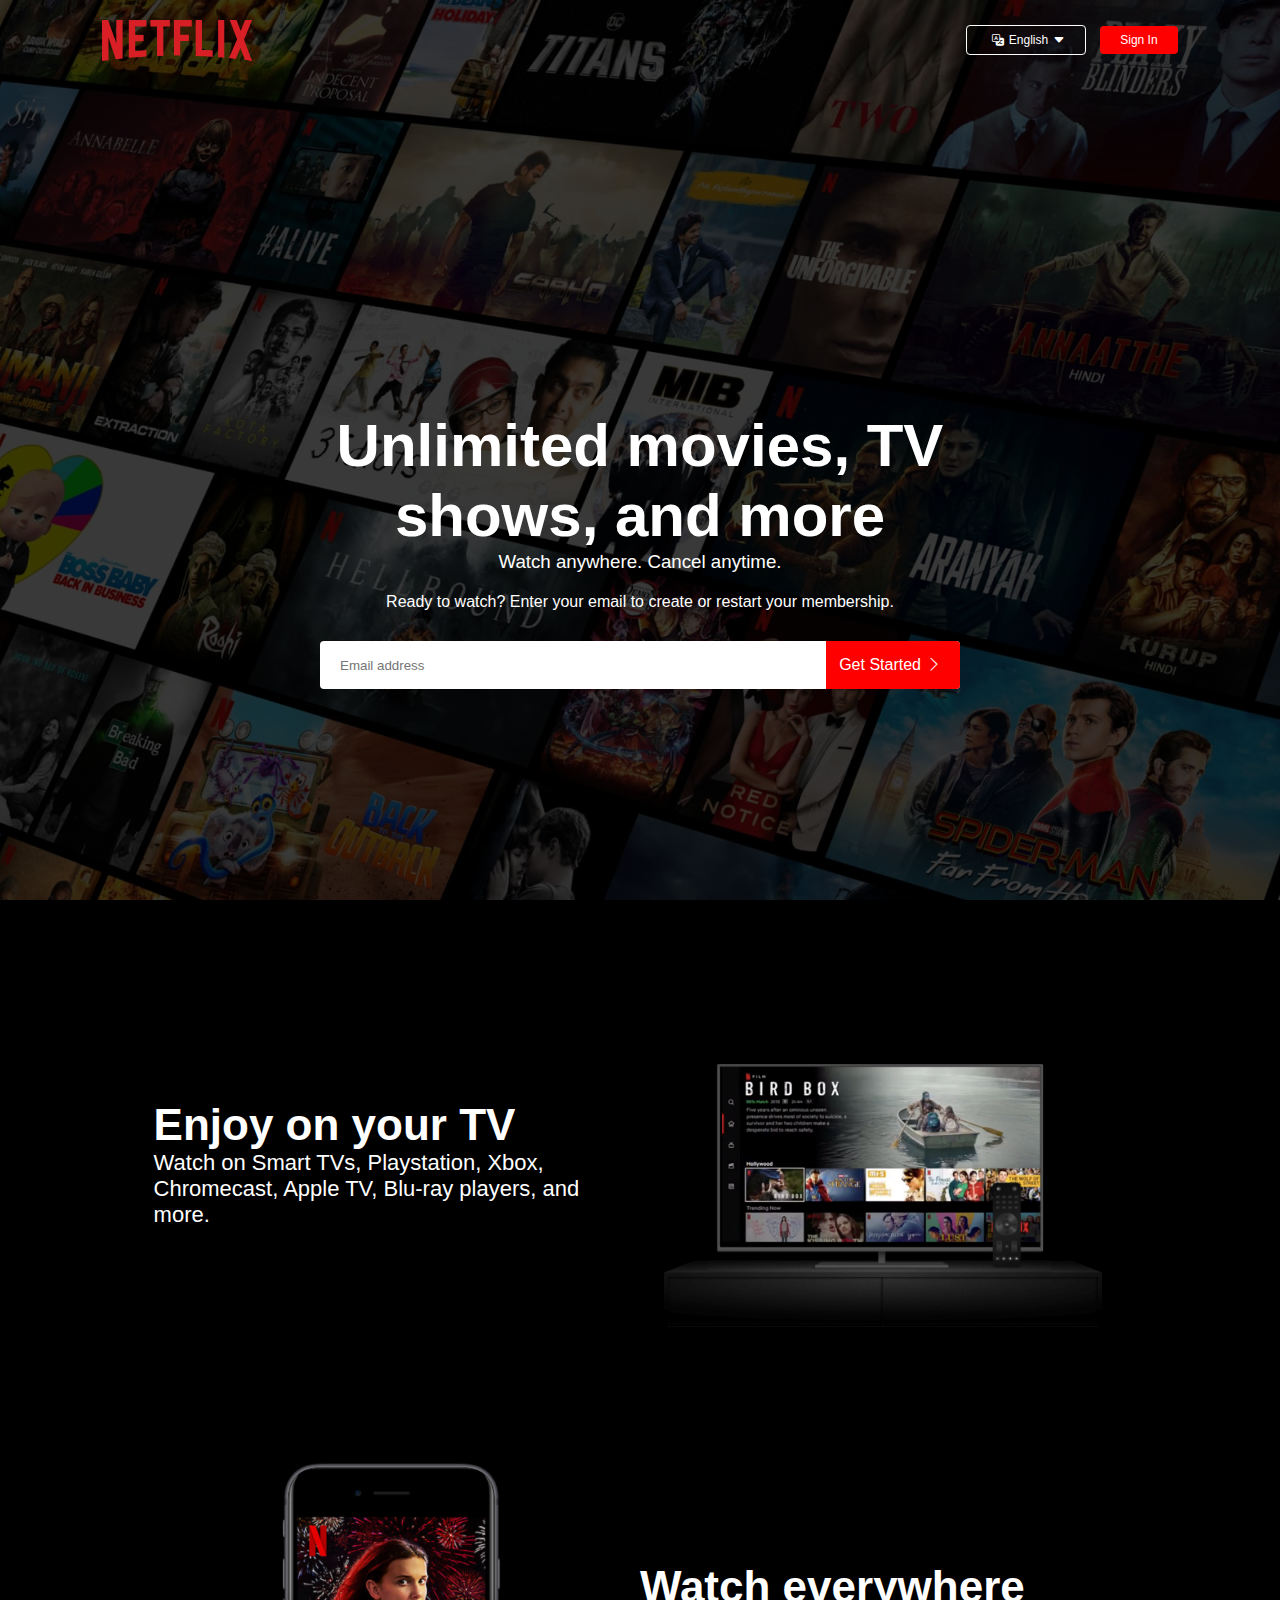
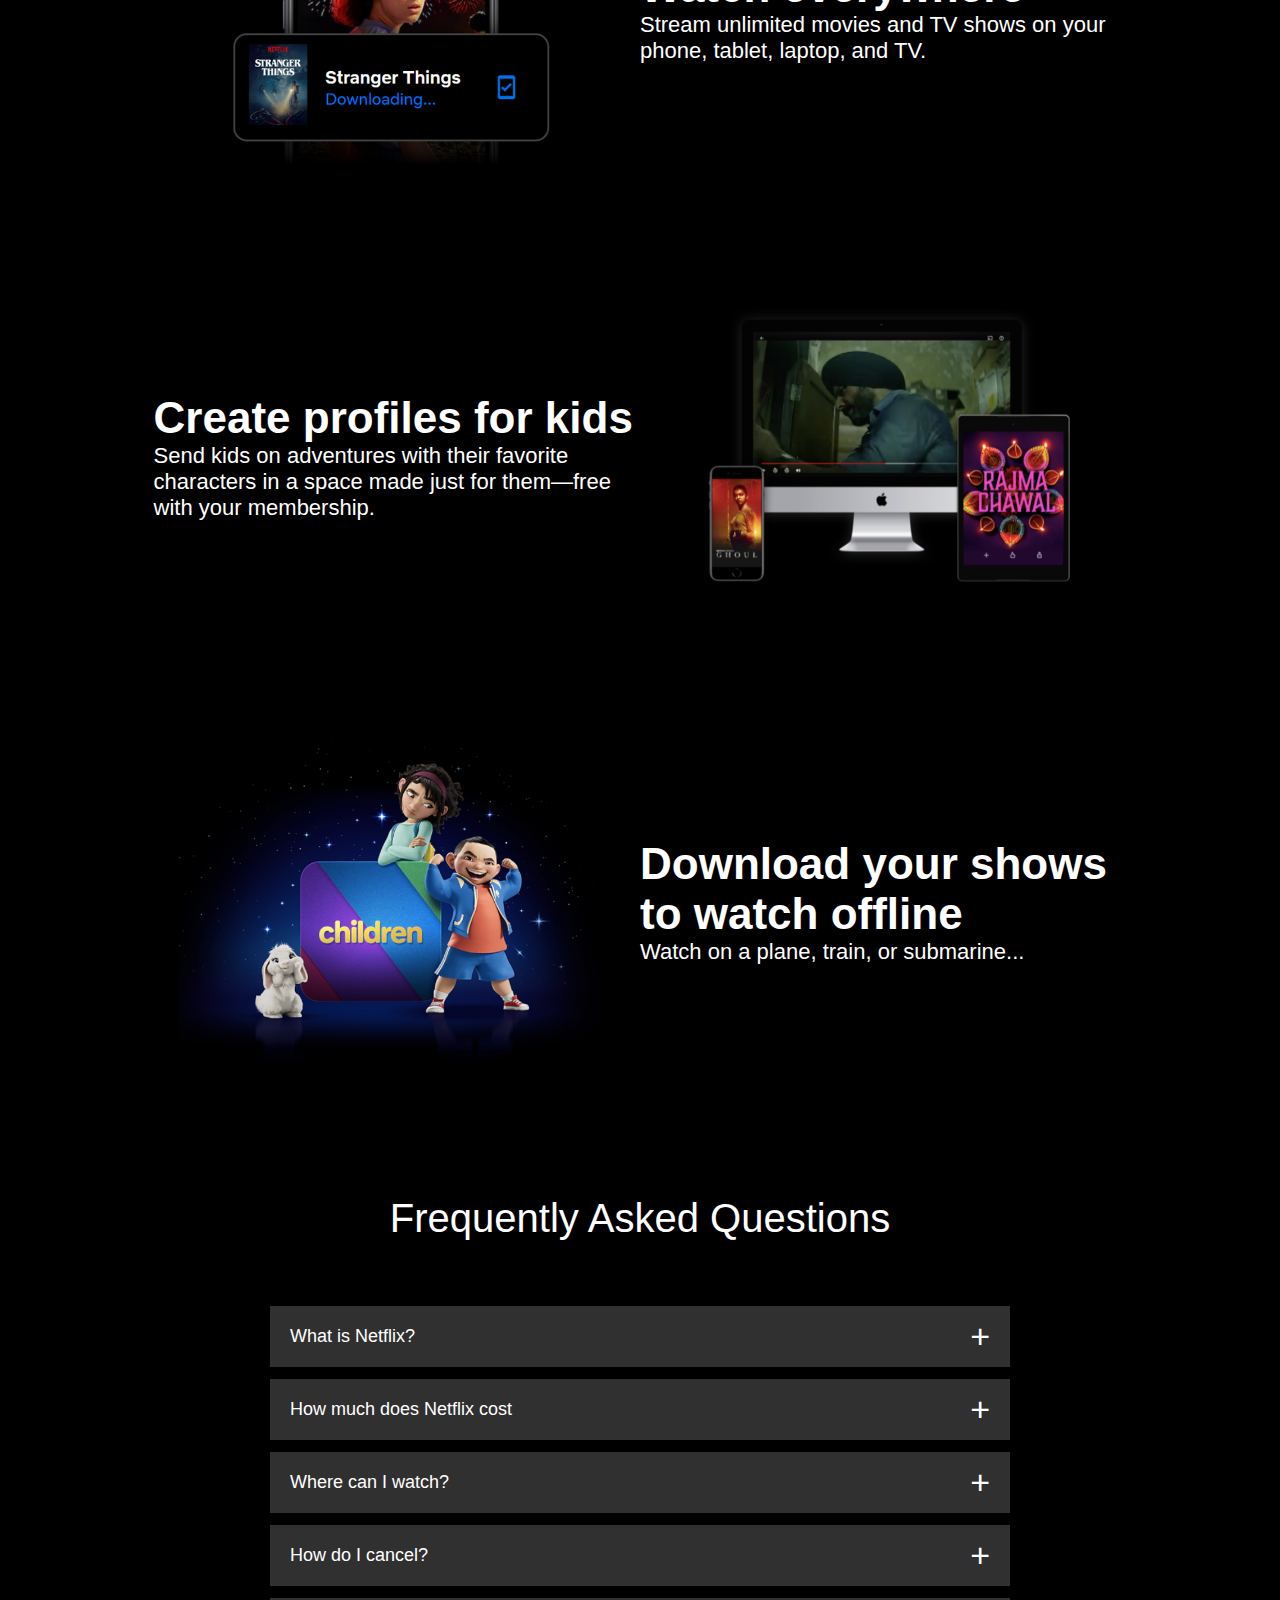
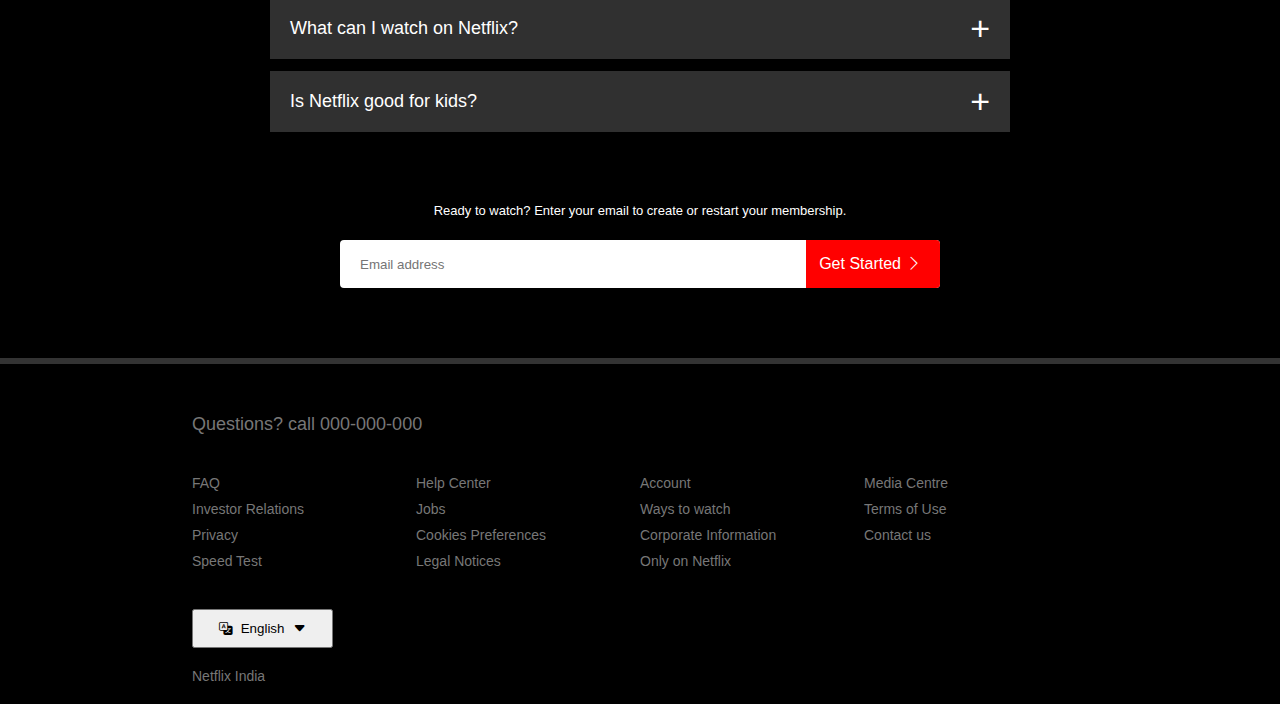
<file: index.html>
<!DOCTYPE html>
<html lang="en">
<head>
    <meta charset="UTF-8">
    <meta name="google-site-verification" content="DGUyyGK31I60EU6TqKvzjb_lUeiGl6ZlUnbmgxE9R6w" />
    <meta name="viewport" content="width=device-width, initial-scale=1.0">
    <link rel="icon" href="images/link.png" type="images">
    <title>Netflix-Watch TV Shows Online, Watch Movies Online</title>
    <link rel="stylesheet" href="style.css">
</head>
<body>
    <div class="header">
        <!-- nav-bar-start -->
        <nav>
            <img class="logo" src="images/logo.png" alt="logo">
            <div>
                <button class="button-1"><i class="bi bi-translate"></i>  English <i class="bi bi-caret-down-fill"></i></button>
                <button>Sign In</button>
            </div>
        </nav>
        <!-- nav-bar-end-->
        <div class="header-content">
        <h1>Unlimited movies, TV shows, and more</h1>
        <h3>Watch anywhere. Cancel anytime.</h3>
        <p>Ready to watch? Enter your email to create or restart your membership.</p>
        <form class="email-signup">
        <input type="email" placeholder="Email address">
        <button type="submit">Get Started<i class="bi bi-chevron-right"></i></button>
        </form>
        </div>
    </div>
    <div class="features">
        <div class="row">
            <div class="text-col">
                <h1>Enjoy on your TV</h1>
                <p>Watch on Smart TVs, Playstation, Xbox, Chromecast, Apple TV, Blu-ray players, and more.</p>
            </div>
            <div class="img-col">
                <img src="images/feature-1.png" alt="">
            </div>

        </div>
        <div class="row">
            <div class="img-col">
                <img src="images/feature-2.png" alt="">
            </div>
            <div class="text-col">
                <h1>Watch everywhere</h1>
                <p>Stream unlimited movies and TV shows on your phone, tablet, laptop, and TV.</p>
            </div>
           

        </div>
        <div class="row">
            <div class="text-col">
                <h1>Create profiles for kids</h1>
                <p>Send kids on adventures with their favorite characters in a space made just for them—free with your membership.</p>
            </div>
            <div class="img-col">
                <img src="images/feature-3.png" alt="">
            </div>

        </div>
        <div class="row">
            <div class="img-col">
                <img src="images/feature-4.png" alt="">
            </div>
            <div class="text-col">
                <h1>Download your shows to watch offline</h1>
                <p>Watch on a plane, train, or submarine...</p>
            </div>
            

        </div>
            
    </div>


<div class="faq">
    <h2>Frequently Asked Questions</h2>
    <ul class="accordion">
        <li>
            <input type="radio" name="accordion" id="first">
            <label for="first">What is Netflix?</label>
            <div class="content">
                <p>Netflix is a streaming service that offers a wide variety of award-winning TV shows, movies, anime, documentaries, and more on thousands of internet-connected devices.

                    You can watch as much as you want, whenever you want – all for one low monthly price. There's always something new to discover and new TV shows and movies are added every week!</p>
            </div>
        </li>
        <li>
            <input type="radio" name="accordion" id="second">
            <label for="second">How much does Netflix cost</label>
            <div class="content">
                <p>Watch Netflix on your smartphone, tablet, Smart TV, laptop, or streaming device, all for one fixed monthly fee. Plans range from $6.99 to $22.99 a month (pre-tax). No extra costs, no contracts.</p>
            </div>
        </li>
        <li>
            <input type="radio" name="accordion" id="third">
            <label for="third">Where can I watch?</label>
            <div class="content">
                <p>Watch Netflix on your smartphone, tablet, Smart TV, laptop, or streaming device, all for one fixed monthly fee. Plans range from $6.99 to $22.99 a month (pre-tax). No extra costs, no contracts.</p>
            </div>
        </li>
        <li>
            <input type="radio" name="accordion" id="four">
            <label for="four">How do I cancel?</label>
            <div class="content">
                <p>Watch Netflix on your smartphone, tablet, Smart TV, laptop, or streaming device, all for one fixed monthly fee. Plans range from $6.99 to $22.99 a month (pre-tax). No extra costs, no contracts.</p>
            </div>
        </li>
        <li>
            <input type="radio" name="accordion" id="five">
            <label for="five">What can I watch on Netflix?</label>
            <div class="content">
                <p>Watch Netflix on your smartphone, tablet, Smart TV, laptop, or streaming device, all for one fixed monthly fee. Plans range from $6.99 to $22.99 a month (pre-tax). No extra costs, no contracts.</p>
            </div>
        </li>
        <li>
            <input type="radio" name="accordion" id="six">
            <label for="six">Is Netflix good for kids?</label>
            <div class="content">
                <p>Watch Netflix on your smartphone, tablet, Smart TV, laptop, or streaming device, all for one fixed monthly fee. Plans range from $6.99 to $22.99 a month (pre-tax). No extra costs, no contracts.</p>
            </div>
        </li>
    </ul>
    <small>Ready to watch? Enter your email to create or restart your membership.
        <form class="email-signup">
            <input type="email" placeholder="Email address">
            <button type="submit">Get Started<i class="bi bi-chevron-right"></i></button>
            </form>
    </small>
</div>
    

<div class="footer">
    <h2>Questions? call 000-000-000</h2>

    <div class="row">
        <div class="col">
            <a href="#">FAQ</a>
            <a href="#">Investor Relations</a>
            <a href="#">Privacy</a>
            <a href="#">Speed Test</a>
        </div>
        <div class="col">
            <a href="#">Help Center</a>
            <a href="#">Jobs</a>
            <a href="#">Cookies Preferences</a>
            <a href="#">Legal Notices</a>
        </div>
        <div class="col">
            <a href="#">Account</a>
            <a href="#">Ways to watch</a>
            <a href="#">Corporate Information</a>
            <a href="#">Only on Netflix</a>
        </div>
        <div class="col">
            <a href="#">Media Centre</a>
            <a href="#">Terms of Use</a>
            <a href="#">Contact us</a>
            
        </div>
    </div>
    <button class="language-btn"><i class="bi bi-translate"></i>  English <i class="bi bi-caret-down-fill"></i></button>
    <p class="copyright-txt">Netflix India</p>
</div>
        
</body>
</html>
</file>
<file: style.css>
@import url("https://cdn.jsdelivr.net/npm/bootstrap-icons@1.11.3/font/bootstrap-icons.min.css");
*{
    margin: 0;
    padding: 0;
    font-family: 'poppins',sans-serif;
    box-sizing: border-box;
}
body{
    background:black;
    color: white;

}
.header{
    width: 100%;
    height: 100vh;
    background-image: linear-gradient(rgba(0,0,0,0.7),rgba(0,0,0,0.7)), url(images/background-imag.jpg);
    background-size: cover;
    background-position: center;
    padding: 10px 8%;
    position: relative;

}
nav{
    display: flex;
    align-items: center;
    justify-content: space-between;
    padding: 10px 0;
}
.logo{
    width: 150px;
    cursor: pointer;
}
 nav button{
    border: 0;
    outline: 0;
    background: red;
    color: white;
    padding: 7px 20px;
    font-size: 12px;
    border-radius: 4px;
    margin-left: 10px;
    cursor: pointer;

}
.button-1{
    display: inline-flex;
    align-items: center;
    background: transparent;
    border: 1px solid white;
    height: 30px;
    width:120px;
}
i{
    margin: 5px;
}
.header-content{
    position: absolute;
    top:50%;
    left: 50%;
    transform: translate(-50%, -50%);
    text-align: center;
    margin-top: 100px;
}
.header-content h1{
    font-size: 60px;
    line-height: 70px;
    font-weight: 600;
    max-width: 650px;
}
.header-content h3{
    font-weight: 400;
    margin-bottom: 20px;
}
.email-signup{
    background: white;
    border-radius: 4px;
    display: flex;
    align-items: center;
    margin-top: 30px;
    overflow: hidden;
}
.email-signup input{
    flex: 1;
    border: 0;
    outline: 0;
    margin-left: 20px;
}
.email-signup button{
    background: red;
    border: 0;
    outline: 0;
    color: white;
    font-size: 16px;
    cursor: pointer;
    padding: 15px 13px;
}



.features{
    padding: 50px 12%;
    font-size: 22px;

}
.row{
    display: flex;
    width:100%;
    align-items: center;
    flex-wrap: wrap;
    padding: 50px 0;
}
.text-col{
    flex-basis: 50%;
    margin-bottom: 20px;
}
.img-col{
    flex-basis: 50%;
    margin-bottom: 20px;
}
.img-col img{
    display: block;
    width: 90%;
    margin: auto;
}
.features h2{
    font-size: 50px;
    font-weight: 600;
    margin-bottom: 20px;

}




.faq{
    padding: 10px 12%;
    text-align: center;
    font-size: 18px;


}
.faq>h2{
    font-weight: 500;
    font-size: 40px;

}
.accordion{
    margin:60px auto;
    width: 100%;
    max-width: 750px;

}
.accordion>li{
    list-style: none;
    width:100%;
    padding: 5px;
}
.accordion>li>label{
    display: flex;
    align-items: center;
    padding: 20px;
    font-size: 18px;
    font-weight: 500;
    background: #303030;
    margin-bottom: 2px;
    cursor:pointer;
    position: relative;
}
label::after{
    content:'+';
    font-size: 34px;
    position: absolute;
    right: 20px;
    transition: transform 0.5s;
}
input[type="radio"]{
    display: none;
}
.accordion .content{
    background: #303030;
    text-align: left;
    padding: 0 20px;
    max-height: 0;
    overflow: hidden;
    transition:max-height 0.5s, padding 0.5s ;

}
.accordion input[type="radio"]:checked + label + .content{
    max-height: 600px;
    padding: 30px 20px;


}
.accordion input[type="radio"]:checked + label::after{
    transform: rotate(135deg);
}
.faq .email-signup{
    max-width:600px;
    margin: 20px auto 60px;
}
.faq small{
    font-size:13px;

}


.footer{
    padding:50px 15% 10px;
    border-top: 6px solid #333;
    color:#777;

}
.footer h2{
    font-size: 18px;
    font-weight: 400;
    margin-bottom: 30px;
}
.footer .col{
    flex-basis: 25%;
    flex-grow: 1;
    margin-bottom: 20px;
}
.footer .col a{
    display: block;
    text-decoration: none;
    color:#777;
    font-size: 14px;
    margin-bottom: 10px;

}
.footer .row{
    align-items: flex-start;
    padding: 10px 0;
}
.footer .language-btn{
    color: black;
    padding: 10px 20px;
}
.copyright-txt{
    font-size: 14px;
    margin-top:20px;
    margin-bottom: 10px;
    border-radius: 3px;
}



@media only screen and (max-width: 600px){
    .logo{
        width:100;
    }
    nav button{
        padding: 5px 10px;
    }
    nav .button-1{
        padding: 4px 8px;
    }
    .header-content{
        position: unset;
        transform: none;
        padding-top: 150px;
    }
    .header-content h1{
        font-size: 30px;

    }
    .email-signup button{
        font-size: 12px;
        padding: 10px 15px;
    }
    .text-col, .img-col{
        flex-basis: 100%;
    }
    .features h2{
        font-size: 30px;

    }
    .features p{
        font-size: 15px;
    }
    .row:nth-child(2), .row:nth-child(4){
        flex-direction: column-reverse;
    }
    .features .row{
        padding: 10px 0;

    }
    .faq h2{
        font-size:20px;
    }
    .accordion .content{
        font-size:14px;

    }
    .accordion  li label{
        padding: 10px;
        font-size: 14px;
    }
    label::after{
        font: size 22px; ;
    }
}
</file>
